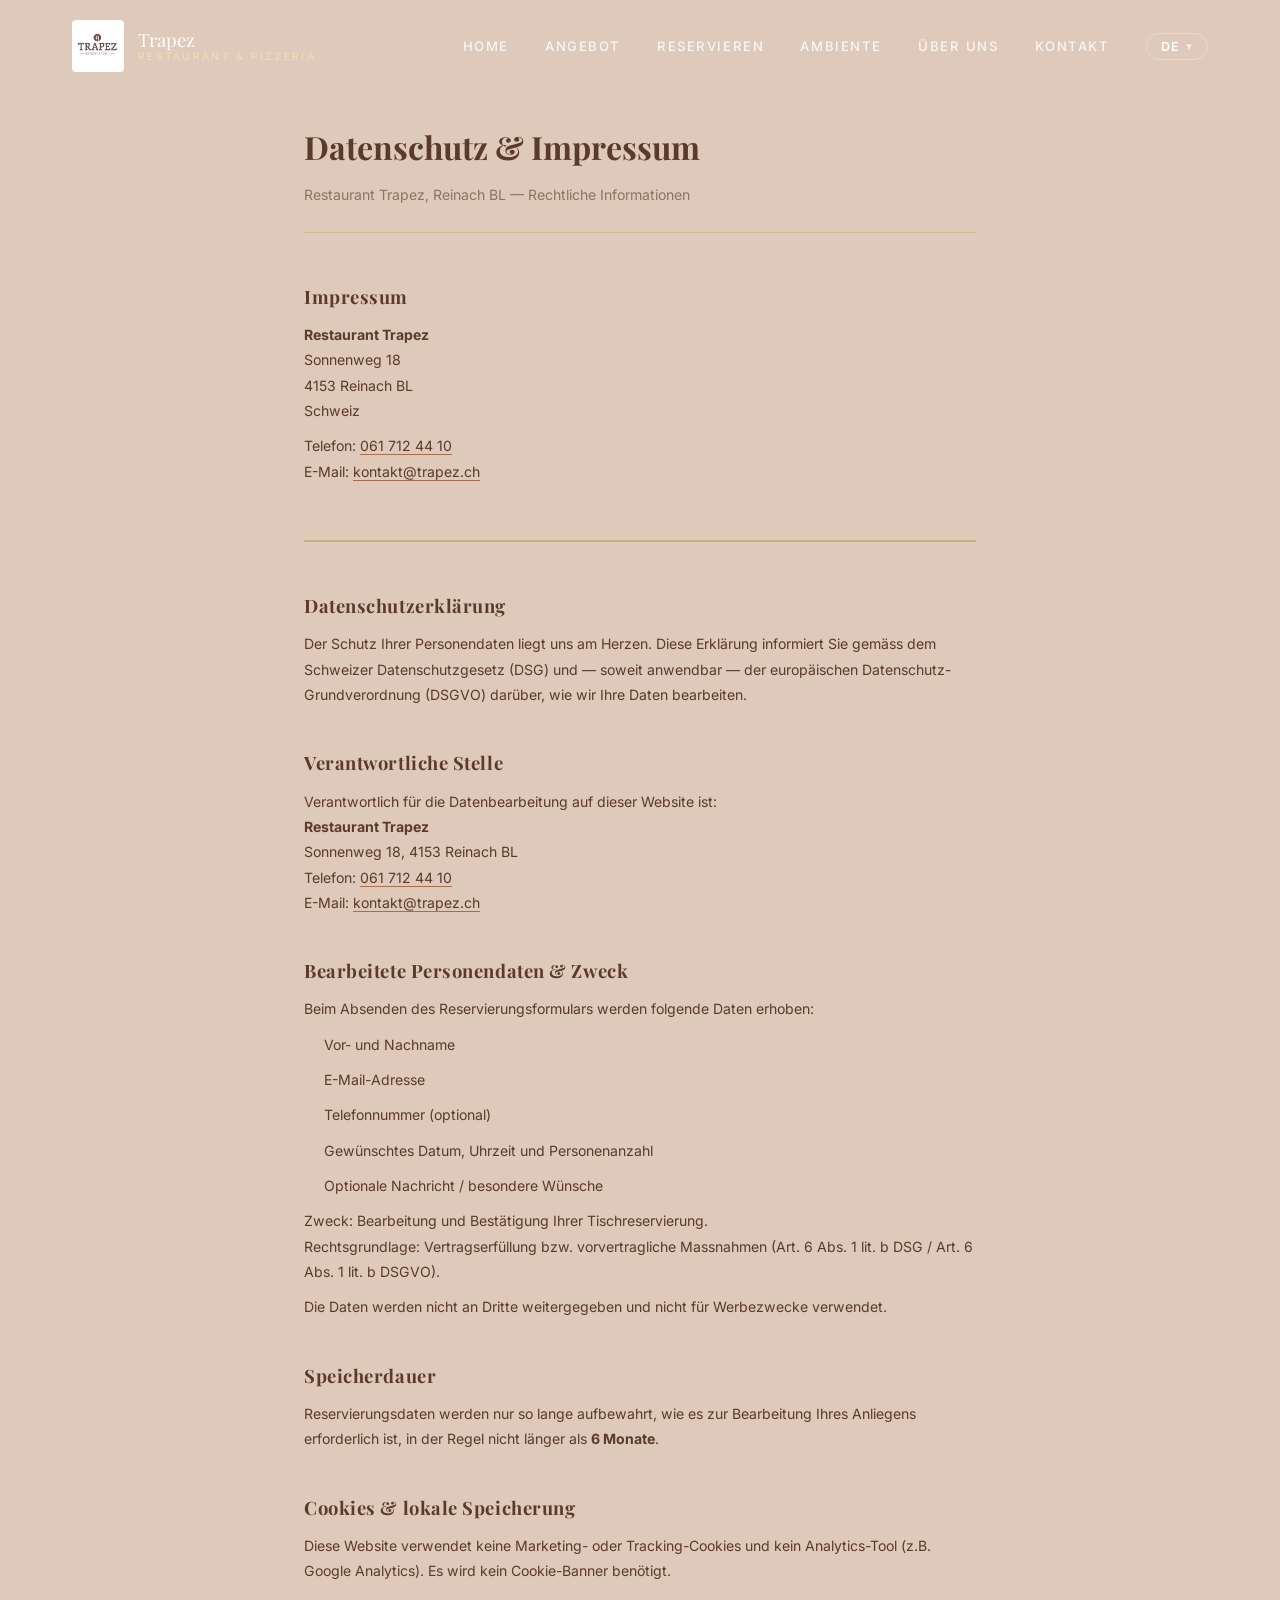
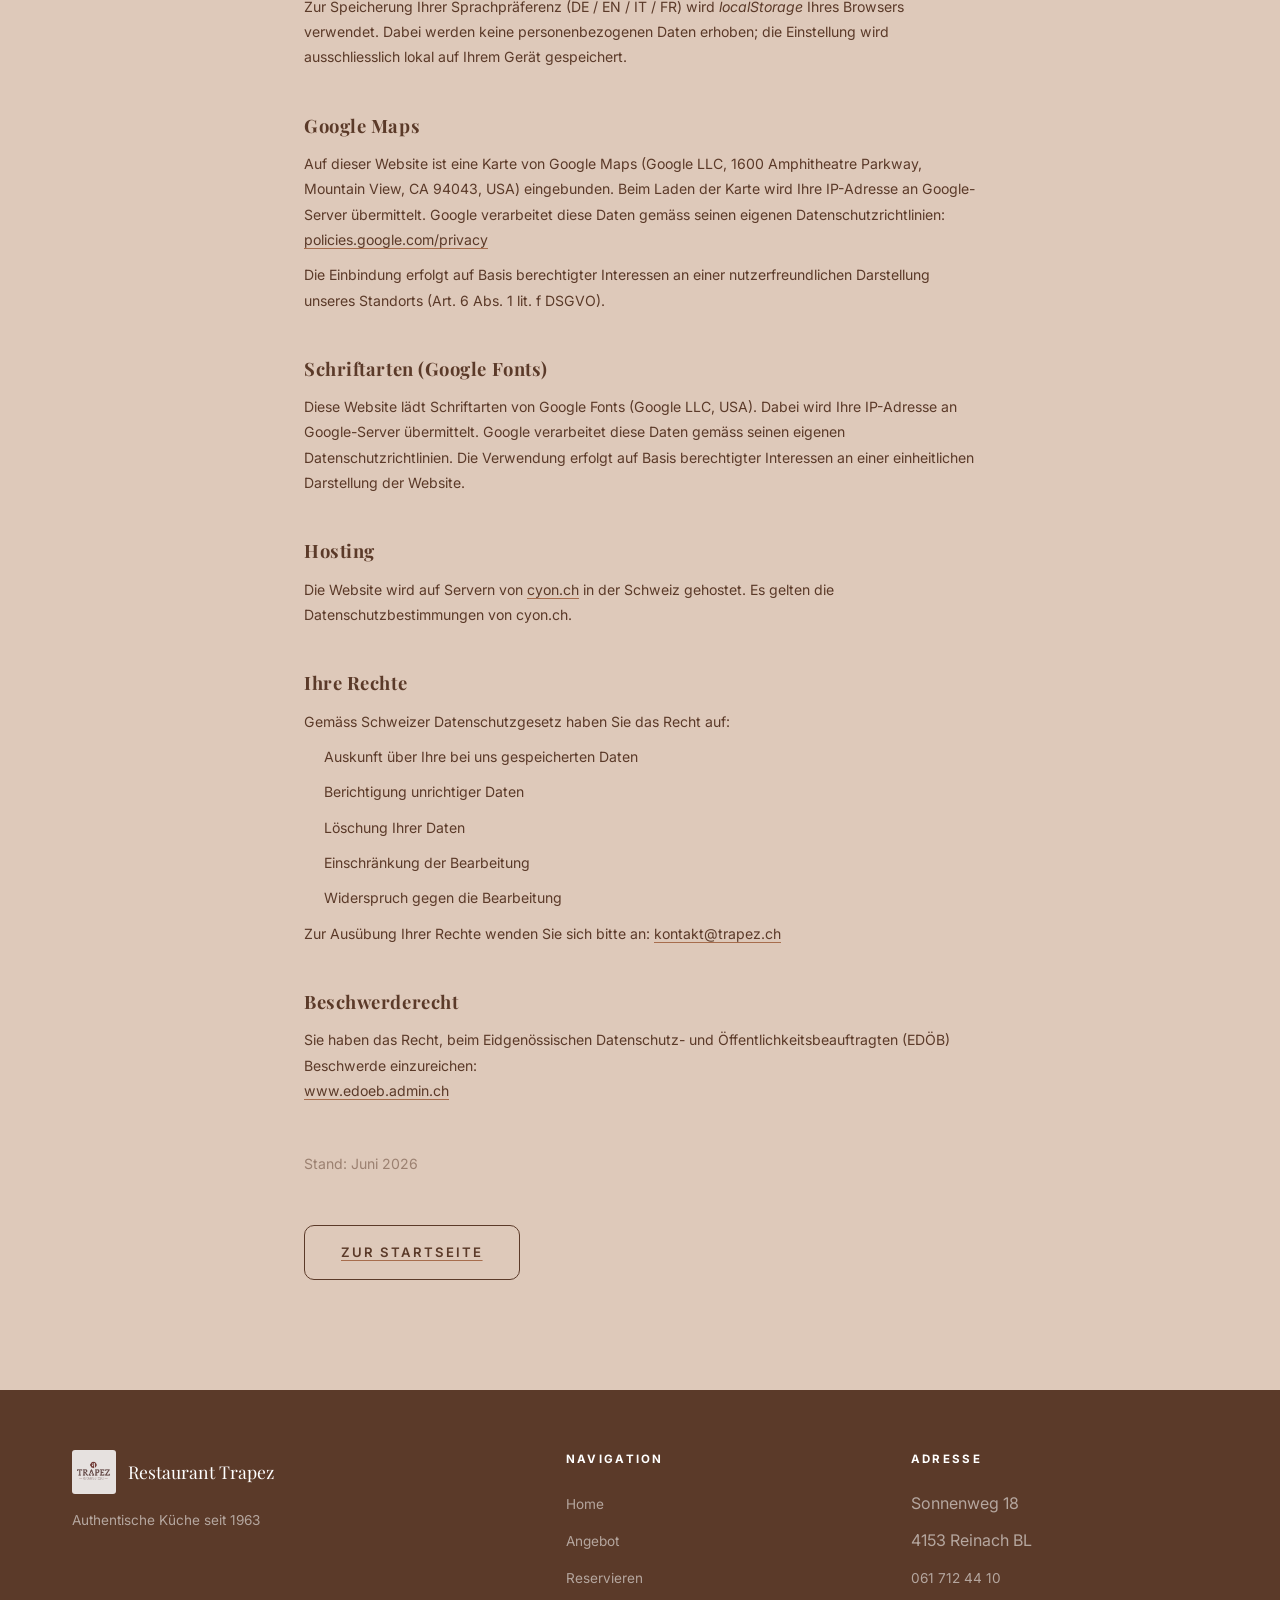
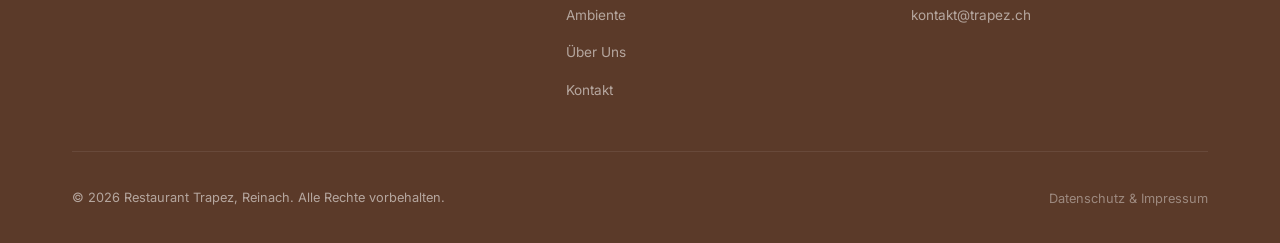
<file: privacy.html>
<!DOCTYPE html>
<html lang="de">
<head>
  <meta charset="UTF-8" />
  <meta name="viewport" content="width=device-width, initial-scale=1.0" />
  <title>Datenschutz &amp; Impressum | Restaurant Trapez</title>
  <meta name="robots" content="noindex, nofollow" />
  <link rel="icon" type="image/x-icon" href="assets/images/favicon.ico">
  <link rel="icon" type="image/png" sizes="32x32" href="assets/images/favicon-32x32.png">
  <link rel="preconnect" href="https://fonts.googleapis.com" />
  <link rel="preconnect" href="https://fonts.gstatic.com" crossorigin />
  <link href="https://fonts.googleapis.com/css2?family=Playfair+Display:ital,wght@0,400;0,500;0,700;1,400;1,500&family=Inter:wght@300;400;500;600;700&display=swap" rel="stylesheet" />
  <link rel="stylesheet" href="assets/css/style.css" />
  <style>
    /* ── Privacy page colour tokens ─────────────────────────── */
    :root {
      --privacy-bg:      #DEC9BA;
      --privacy-bg-alt:  #D0B9A8;
      --privacy-heading: #5B3A29;
      --privacy-text:    #5B3A29;
      --privacy-accent:  #A76D4D;
      --privacy-border:  #C2B280;
    }

    /* Override global dark background for this page only */
    body { background: var(--privacy-bg); }

    /* Keep navbar and footer dark — only main gets the light theme */
    main { background: var(--privacy-bg); }

    .privacy-content {
      max-width: 720px;
      margin: 0 auto;
      text-align: left;
      padding: 120px 24px 100px;
      animation: fadeInUp 0.7s 0.2s ease both;
    }
    .privacy-content h1 {
      font-family: var(--font-head);
      font-size: 2rem;
      color: var(--privacy-heading);
      margin-bottom: 8px;
    }
    .privacy-content .privacy-intro {
      font-size: 0.88rem;
      color: var(--privacy-text);
      opacity: 0.6;
      margin-bottom: 48px;
      border-bottom: 1px solid var(--privacy-border);
      padding-bottom: 24px;
    }
    .privacy-content h2 {
      font-family: var(--font-head);
      font-size: 1.15rem;
      color: var(--privacy-heading);
      margin: 40px 0 10px;
      letter-spacing: 0.03em;
    }
    .privacy-content h2:first-of-type { margin-top: 0; }
    .privacy-content p,
    .privacy-content li {
      font-size: 0.88rem;
      line-height: 1.8;
      color: var(--privacy-text);
      margin-bottom: 10px;
    }
    .privacy-content strong { color: var(--privacy-heading); }
    .privacy-content ul { padding-left: 20px; }

    /* Links: #5B3A29 → 6.33:1 on #DEC9BA — passes WCAG AA     */
    /* #A76D4D alone = 2.67:1 → fails; used only for hover line */
    .privacy-content a {
      color: var(--privacy-text);
      text-decoration: underline;
      text-decoration-color: var(--privacy-accent);
      text-underline-offset: 3px;
    }
    .privacy-content a:hover {
      color: var(--privacy-accent);
      text-decoration-color: var(--privacy-accent);
    }

    .privacy-divider {
      border: none;
      border-top: 2px solid var(--privacy-border);
      margin: 56px 0 48px;
    }
    .privacy-meta {
      margin-top: 48px;
      font-size: 0.78rem;
      color: var(--privacy-text);
      opacity: 0.5;
    }

    /* "Zur Startseite" btn on light bg */
    .privacy-content .btn-outline {
      color: var(--privacy-heading);
      border-color: var(--privacy-heading);
    }
    .privacy-content .btn-outline:hover {
      background: var(--privacy-heading);
      color: var(--privacy-bg);
    }
  </style>
</head>
<body>

<!-- =====================================================
     NAVIGATION
     ===================================================== -->
<nav id="navbar" role="navigation" aria-label="Hauptnavigation">
  <div class="nav-inner">

    <!-- Logo -->
    <a href="index.html" class="nav-logo" aria-label="Restaurant Trapez — Zur Startseite">
      <img src="assets/images/Trapez_v5.png" alt="Trapez Logo" width="1224" height="1224" />
      <div class="nav-logo-text">
        Trapez
        <span>Restaurant &amp; Pizzeria</span>
      </div>
    </a>

    <!-- Menu -->
    <ul class="nav-menu" id="nav-menu" role="menubar">
      <li role="none"><a class="nav-link" href="index.html#hero"        role="menuitem" data-i18n="nav.home">Home</a></li>
      <li role="none"><a class="nav-link" href="index.html#angebot"     role="menuitem" data-i18n="nav.angebot">Angebot</a></li>
      <li role="none"><a class="nav-link" href="index.html#reservieren" role="menuitem" data-i18n="nav.reservieren">Reservieren</a></li>
      <li role="none"><a class="nav-link" href="index.html#ambiente"    role="menuitem" data-i18n="nav.ambiente">Ambiente</a></li>
      <li role="none"><a class="nav-link" href="index.html#ueber-uns"   role="menuitem" data-i18n="nav.ueberUns">Über Uns</a></li>
      <li role="none"><a class="nav-link" href="index.html#kontakt"     role="menuitem" data-i18n="nav.kontakt">Kontakt</a></li>

      <!-- Language Dropdown -->
      <li role="none">
        <div class="lang-dropdown">
          <button id="lang-toggle" class="lang-toggle" aria-haspopup="listbox" aria-expanded="false" aria-label="Sprache wählen">
            <span id="current-lang-label">DE</span>
            <span class="lang-arrow">▾</span>
          </button>
          <ul class="lang-menu" role="listbox" id="lang-menu" aria-label="Sprache wählen">
            <li role="option" class="lang-option active" data-lang="de">Deutsch</li>
            <li role="option" class="lang-option" data-lang="en">English</li>
            <li role="option" class="lang-option" data-lang="it">Italiano</li>
            <li role="option" class="lang-option" data-lang="fr">Français</li>
          </ul>
        </div>
      </li>
    </ul>

    <!-- Hamburger (mobile) -->
    <button id="nav-hamburger" class="nav-hamburger" aria-label="Menü öffnen" aria-expanded="false">
      <span></span><span></span><span></span>
    </button>
  </div>
</nav>

<!-- =====================================================
     CONTENT
     ===================================================== -->
<main>
  <div class="privacy-content">

    <h1 data-i18n="privacy.title">Impressum &amp; Datenschutz</h1>
    <p class="privacy-intro" data-i18n="privacy.intro">Restaurant Trapez, Reinach BL — Rechtliche Informationen</p>

    <!-- IMPRESSUM -->
    <h2 id="impressum" data-i18n="privacy.legal.title">Impressum</h2>
    <p data-i18n-html="privacy.legal.company">
      <strong>Restaurant Trapez</strong><br />
      Sonnenweg 18<br />
      4153 Reinach BL<br />
      Schweiz
    </p>
    <p data-i18n-html="privacy.legal.contact">
      Telefon: <a href="tel:+41617124410">061 712 44 10</a><br />
      E-Mail: <a href="mailto:kontakt@trapez.ch">kontakt@trapez.ch</a>
    </p>

    <hr class="privacy-divider" />

    <!-- DATENSCHUTZ -->
    <h2 id="datenschutz" data-i18n="privacy.data.title">Datenschutzerklärung</h2>
    <p data-i18n="privacy.data.intro">
      Der Schutz Ihrer Personendaten liegt uns am Herzen. Diese Erklärung informiert Sie gemäss
      dem Schweizer Datenschutzgesetz (DSG) und — soweit anwendbar — der europäischen
      Datenschutz-Grundverordnung (DSGVO) darüber, wie wir Ihre Daten bearbeiten.
    </p>

    <h2 data-i18n="privacy.data.responsible.title">Verantwortliche Stelle</h2>
    <p data-i18n-html="privacy.data.responsible.body">
      Verantwortlich für die Datenbearbeitung auf dieser Website ist:<br />
      <strong>Restaurant Trapez</strong><br />
      Sonnenweg 18, 4153 Reinach BL<br />
      Telefon: <a href="tel:+41617124410">061 712 44 10</a><br />
      E-Mail: <a href="mailto:kontakt@trapez.ch">kontakt@trapez.ch</a>
    </p>

    <h2 data-i18n="privacy.data.collected.title">Bearbeitete Personendaten &amp; Zweck</h2>
    <p data-i18n="privacy.data.collected.intro">Beim Absenden des Reservierungsformulars werden folgende Daten erhoben:</p>
    <ul data-i18n-html="privacy.data.collected.list">
      <li>Vor- und Nachname</li>
      <li>E-Mail-Adresse</li>
      <li>Telefonnummer (optional)</li>
      <li>Gewünschtes Datum, Uhrzeit und Personenanzahl</li>
      <li>Optionale Nachricht / besondere Wünsche</li>
    </ul>
    <p data-i18n-html="privacy.data.collected.purpose">
      Zweck: Bearbeitung und Bestätigung Ihrer Tischreservierung.<br />
      Rechtsgrundlage: Vertragserfüllung bzw. vorvertragliche Massnahmen (Art. 6 Abs. 1 lit. b DSG / Art. 6 Abs. 1 lit. b DSGVO).
    </p>
    <p data-i18n="privacy.data.collected.noShare">
      Die Daten werden nicht an Dritte weitergegeben und nicht für Werbezwecke verwendet.
    </p>

    <h2 data-i18n="privacy.data.retention.title">Speicherdauer</h2>
    <p data-i18n-html="privacy.data.retention.body">
      Reservierungsdaten werden nur so lange aufbewahrt, wie es zur Bearbeitung Ihres Anliegens
      erforderlich ist, in der Regel nicht länger als <strong>6 Monate</strong>.
    </p>

    <h2 data-i18n="privacy.data.cookies.title">Cookies &amp; lokale Speicherung</h2>
    <p data-i18n="privacy.data.cookies.body1">
      Diese Website verwendet keine Marketing- oder Tracking-Cookies und kein Analytics-Tool
      (z.B. Google Analytics). Es wird kein Cookie-Banner benötigt.
    </p>
    <p data-i18n-html="privacy.data.cookies.body2">
      Zur Speicherung Ihrer Sprachpräferenz (DE / EN / IT / FR) wird <em>localStorage</em>
      Ihres Browsers verwendet. Dabei werden keine personenbezogenen Daten erhoben;
      die Einstellung wird ausschliesslich lokal auf Ihrem Gerät gespeichert.
    </p>

    <h2 data-i18n="privacy.data.maps.title">Google Maps</h2>
    <p data-i18n-html="privacy.data.maps.body1">
      Auf dieser Website ist eine Karte von Google Maps (Google LLC, 1600 Amphitheatre Parkway,
      Mountain View, CA 94043, USA) eingebunden. Beim Laden der Karte wird Ihre IP-Adresse an
      Google-Server übermittelt. Google verarbeitet diese Daten gemäss seinen eigenen
      Datenschutzrichtlinien:<br />
      <a href="https://policies.google.com/privacy" target="_blank" rel="noopener noreferrer">policies.google.com/privacy</a>
    </p>
    <p data-i18n="privacy.data.maps.body2">
      Die Einbindung erfolgt auf Basis berechtigter Interessen an einer nutzerfreundlichen
      Darstellung unseres Standorts (Art. 6 Abs. 1 lit. f DSGVO).
    </p>

    <h2 data-i18n="privacy.data.fonts.title">Schriftarten (Google Fonts)</h2>
    <p data-i18n="privacy.data.fonts.body">
      Diese Website lädt Schriftarten von Google Fonts (Google LLC, USA). Dabei wird Ihre
      IP-Adresse an Google-Server übermittelt. Google verarbeitet diese Daten gemäss seinen
      eigenen Datenschutzrichtlinien. Die Verwendung erfolgt auf Basis berechtigter Interessen
      an einer einheitlichen Darstellung der Website.
    </p>

    <h2 data-i18n="privacy.data.hosting.title">Hosting</h2>
    <p data-i18n-html="privacy.data.hosting.body">
      Die Website wird auf Servern von
      <a href="https://www.cyon.ch" target="_blank" rel="noopener">cyon.ch</a>
      in der Schweiz gehostet. Es gelten die Datenschutzbestimmungen von cyon.ch.
    </p>

    <h2 data-i18n="privacy.data.rights.title">Ihre Rechte</h2>
    <p data-i18n="privacy.data.rights.intro">Gemäss Schweizer Datenschutzgesetz haben Sie das Recht auf:</p>
    <ul data-i18n-html="privacy.data.rights.list">
      <li>Auskunft über Ihre bei uns gespeicherten Daten</li>
      <li>Berichtigung unrichtiger Daten</li>
      <li>Löschung Ihrer Daten</li>
      <li>Einschränkung der Bearbeitung</li>
      <li>Widerspruch gegen die Bearbeitung</li>
    </ul>
    <p data-i18n-html="privacy.data.rights.contact">
      Zur Ausübung Ihrer Rechte wenden Sie sich bitte an:
      <a href="mailto:kontakt@trapez.ch">kontakt@trapez.ch</a>
    </p>

    <h2 data-i18n="privacy.data.complaint.title">Beschwerderecht</h2>
    <p data-i18n-html="privacy.data.complaint.body">
      Sie haben das Recht, beim Eidgenössischen Datenschutz- und Öffentlichkeitsbeauftragten
      (EDÖB) Beschwerde einzureichen:<br />
      <a href="https://www.edoeb.admin.ch" target="_blank" rel="noopener noreferrer">www.edoeb.admin.ch</a>
    </p>

    <p class="privacy-meta" data-i18n="privacy.meta">Stand: Juni 2026</p>

    <p style="margin-top:48px;">
      <a href="index.html" class="btn btn-outline" data-i18n="privacy.backBtn">Zur Startseite</a>
    </p>

  </div>
</main>

<!-- =====================================================
     FOOTER
     ===================================================== -->
<footer role="contentinfo">
  <div class="container">
    <div class="footer-inner">

      <!-- Brand -->
      <div class="footer-brand">
        <div class="footer-logo">
          <img src="assets/images/Trapez_v5.png" alt="Trapez Logo" width="1224" height="1224" />
          <span class="footer-logo-name">Restaurant Trapez</span>
        </div>
        <p class="footer-tagline" data-i18n="footer.tagline">
          Authentische Küche seit 1963
        </p>
      </div>

      <!-- Quick Links -->
      <div>
        <div class="footer-col-title" data-i18n="footer.nav.title">Navigation</div>
        <ul class="footer-links">
          <li><a href="index.html#hero" data-i18n="nav.home">Home</a></li>
          <li><a href="index.html#angebot" data-i18n="nav.angebot">Angebot</a></li>
          <li><a href="index.html#reservieren" data-i18n="nav.reservieren">Reservieren</a></li>
          <li><a href="index.html#ambiente" data-i18n="nav.ambiente">Ambiente</a></li>
          <li><a href="index.html#ueber-uns" data-i18n="nav.ueberUns">Über Uns</a></li>
          <li><a href="index.html#kontakt" data-i18n="nav.kontakt">Kontakt</a></li>
        </ul>
      </div>

      <!-- Contact mini -->
      <div>
        <div class="footer-col-title" data-i18n="footer.address.title">Adresse</div>
        <ul class="footer-links">
          <li>Sonnenweg 18</li>
          <li>4153 Reinach BL</li>
          <li><a href="tel:+41617124410">061 712 44 10</a></li>
          <li><a href="mailto:kontakt@trapez.ch">kontakt@trapez.ch</a></li>
        </ul>
      </div>
    </div>

    <div class="footer-bottom">
      <p class="footer-copy" data-i18n="footer.copyright">
        © 2026 Restaurant Trapez, Reinach. Alle Rechte vorbehalten.
      </p>
      <div class="footer-legal">
        <a href="privacy.html" data-i18n="footer.legal">Impressum &amp; Datenschutz</a>
      </div>
    </div>
  </div>
</footer>

<!-- Scripts -->
<script src="assets/js/i18n.js" defer></script>
<script src="assets/js/main.js" defer></script>

</body>
</html>
</file>
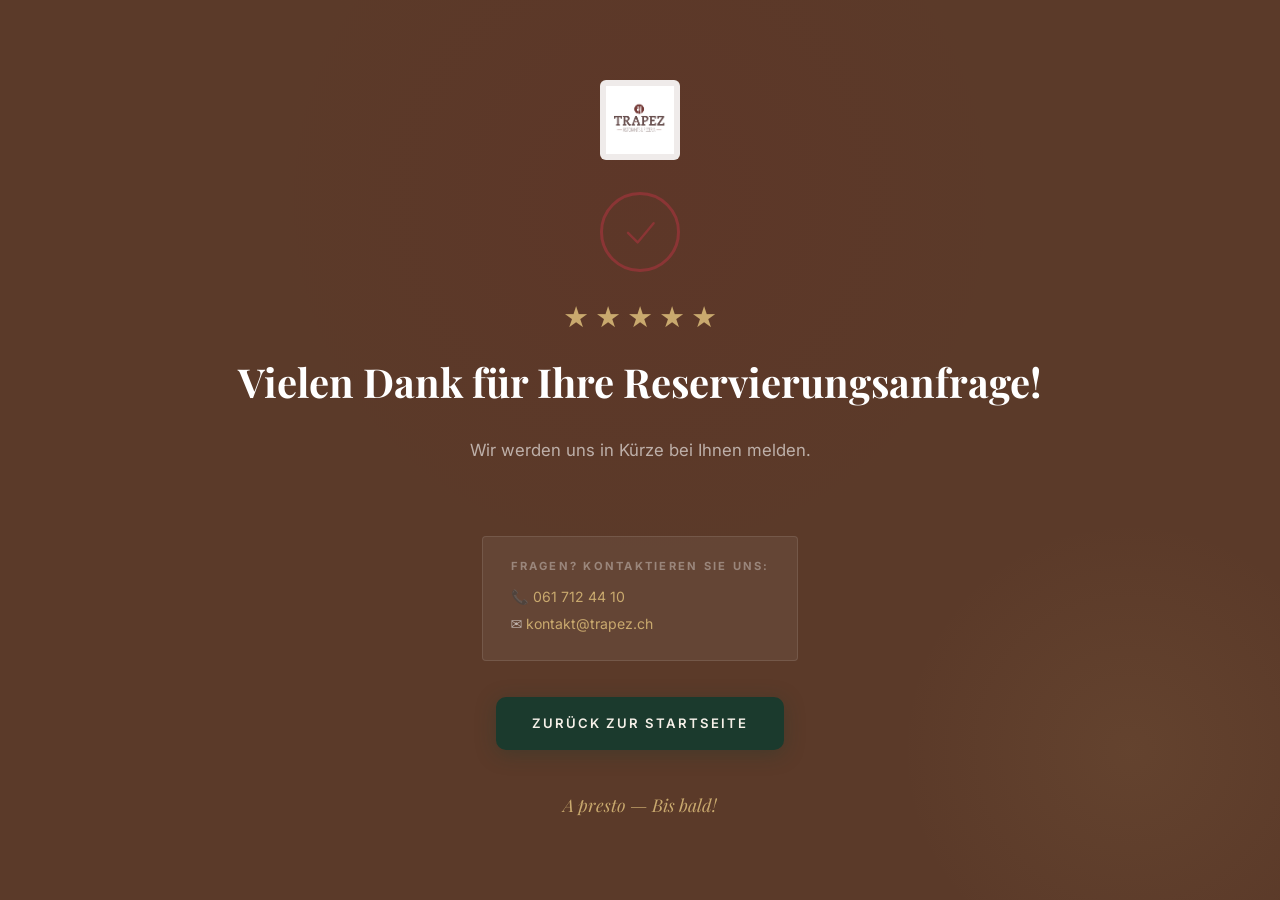
<file: thank-you.html>
<!DOCTYPE html>
<html lang="de">
<head>
  <meta charset="UTF-8" />
  <meta name="viewport" content="width=device-width, initial-scale=1.0" />
  <title>Danke für Ihre Reservierung | Restaurant Trapez</title>
  <meta name="robots" content="noindex, nofollow" />
  <link rel="icon" type="image/x-icon" href="assets/images/favicon.ico">
  <link rel="icon" type="image/png" sizes="32x32" href="assets/images/favicon-32x32.png">
  <link rel="preconnect" href="https://fonts.googleapis.com" />
  <link rel="preconnect" href="https://fonts.gstatic.com" crossorigin />
  <link href="https://fonts.googleapis.com/css2?family=Playfair+Display:ital,wght@0,400;0,500;0,700;1,400&family=Inter:wght@300;400;500;600;700&display=swap" rel="stylesheet" />
  <link rel="stylesheet" href="assets/css/style.css" />
  <script src="assets/js/i18n.js" defer></script>
  <style>
    /* Stars animation */
    .stars {
      display: flex;
      justify-content: center;
      gap: 6px;
      font-size: 1.6rem;
      color: var(--gold);
      margin-bottom: 8px;
    }
    .stars span {
      display: inline-block;
      animation: starPop 0.4s ease both;
    }
    .stars span:nth-child(1) { animation-delay: 0.8s; }
    .stars span:nth-child(2) { animation-delay: 0.95s; }
    .stars span:nth-child(3) { animation-delay: 1.1s; }
    .stars span:nth-child(4) { animation-delay: 1.25s; }
    .stars span:nth-child(5) { animation-delay: 1.4s; }
    @keyframes starPop {
      from { transform: scale(0) rotate(-30deg); opacity: 0; }
      to   { transform: scale(1) rotate(0deg); opacity: 1; }
    }
    /* Contact mini box */
    .ty-contact {
      background: rgba(255,255,255,0.06);
      border: 1px solid rgba(255,255,255,0.1);
      border-radius: 4px;
      padding: 20px 28px;
      margin-top: 32px;
      display: inline-block;
      text-align: left;
      animation: fadeInUp 0.8s 1.1s ease both;
    }
    .ty-contact p {
      font-size: 0.88rem;
      color: rgba(255,255,255,0.6);
      margin: 4px 0;
    }
    .ty-contact a { color: var(--gold); }
    .ty-contact strong {
      font-size: 0.7rem;
      letter-spacing: 0.2em;
      text-transform: uppercase;
      color: rgba(255,255,255,0.35);
      display: block;
      margin-bottom: 8px;
    }
    .ornament-ty {
      font-family: var(--font-head);
      font-size: 1.1rem;
      font-style: italic;
      color: var(--gold);
      opacity: 0.7;
      animation: fadeIn 1s 1.5s ease both;
    }
  </style>
</head>
<body>
  <main class="special-page">

    <!-- Decorative BG circle -->
    <div aria-hidden="true" style="
      position:absolute;
      bottom:-100px;right:-100px;
      width:500px;height:500px;
      background:radial-gradient(circle,rgba(201,169,110,0.08) 0%,transparent 65%);
      pointer-events:none;
    "></div>

    <!-- Logo -->
    <a href="index.html" aria-label="Zurück zur Startseite">
      <img src="assets/images/Trapez_v5.png" alt="Restaurant Trapez" class="special-page-logo" width="1224" height="1224" />
    </a>

    <!-- Checkmark animation -->
    <div class="checkmark-circle" role="img" aria-label="Bestätigung">
      <svg viewBox="0 0 50 50" aria-hidden="true">
        <path d="M10 26 L22 38 L42 14" />
      </svg>
    </div>

    <!-- Stars -->
    <div class="stars" aria-hidden="true">
      <span>★</span><span>★</span><span>★</span><span>★</span><span>★</span>
    </div>

    <h1 class="special-page-title" id="ty-title" data-i18n="thankyou.title">Vielen Dank für Ihre Reservierungsanfrage!</h1>

    <p class="special-page-text" id="ty-text" data-i18n="thankyou.text">
      Wir werden uns in Kürze bei Ihnen melden.
    </p>

    <!-- Contact box -->
    <div class="ty-contact">
      <strong id="ty-contact-label" data-i18n="thankyou.contactLabel">Fragen? Kontaktieren Sie uns:</strong>
      <p>📞 <a href="tel:+41617124410">061 712 44 10</a></p>
      <p>✉ <a href="mailto:kontakt@trapez.ch">kontakt@trapez.ch</a></p>
    </div>

    <!-- CTA back -->
    <div class="special-page-btn" style="margin-top:36px;">
      <a href="index.html" class="btn btn-primary" id="ty-btn" data-i18n="thankyou.btn">Zurück zur Startseite</a>
    </div>

    <p class="ornament-ty" id="ty-ornament" data-i18n="thankyou.ornament" style="margin-top:40px;">A presto — Bis bald!</p>

  </main>
</body>
</html>
</file>
<file: assets/css/style.css>
/* ============================================================
   TRAPEZ RESTAURANT — MAIN STYLESHEET
   Color Palette:
     --bg:           #DEC9BA  (Warm Tan – light section background)
     --card-bg:      #6B2424  (Deep Burgundy – cards / radium boxes)
     --effect-dark:  #5C1A1A  (Dark Burgundy – hover/active/shadow)
     --effect-light: #F0DDB4  (Warm Cream – subtle effects/glow)
     --text:         #1E0A0A  (Very Dark Warm – main text on ivory)
   Fonts: Playfair Display (headings), Inter (body)
   ============================================================ */

/* --- RESET & BASE ------------------------------------------ */
*, *::before, *::after { box-sizing: border-box; margin: 0; padding: 0; }

:root {
  --primary:      #6B2424;
  --secondary:    #7B3535;
  --bg:           #DEC9BA;
  --bg-alt:       #D0B9A8;
  --text:         #1E0A0A;
  --accent:       #8B3535;
  --white:        #FFFFFF;
  --dark:         #5B3A29;
  --gold:         #C9A96E;
  --color-gold-readable: #5E4F34; /* darkened --gold, 4.98:1 on --bg #DEC9BA — use for gold text on light sections */
  --green:        #1B3A2D;
  --creme:        #F5F0E8;
  --hover:        #5C1A1A;
  --overlay:      rgba(91, 58, 41, 0.65);
  --card-bg:      #6B2424;
  --effect-dark:  #5C1A1A;
  --effect-light: #F0DDB4;
  --radius:    10px;
  --transition: 0.4s cubic-bezier(0.25, 0.46, 0.45, 0.94);
  --shadow:    0 8px 40px rgba(107,36,36,0.28);
  --shadow-lg: 0 24px 64px rgba(107,36,36,0.45);
  --font-head: 'Playfair Display', Georgia, serif;
  --font-body: 'Inter', system-ui, sans-serif;
}

html { scroll-behavior: smooth; font-size: 16px; }

body {
  font-family: var(--font-body);
  color: var(--text);
  background: var(--bg);
  overflow-x: hidden;
  line-height: 1.7;
}

img { display: block; max-width: 100%; height: auto; }
a { color: inherit; text-decoration: none; }
ul { list-style: none; }
button { cursor: pointer; border: none; background: none; font-family: inherit; }

.section-padding { padding: 100px 0; }
.container { max-width: 1200px; margin: 0 auto; padding: 0 32px; }

.section-header { text-align: center; margin-bottom: 64px; }
.section-label {
  font-family: var(--font-body);
  font-size: 0.75rem;
  font-weight: 600;
  letter-spacing: 0.25em;
  text-transform: uppercase;
  color: var(--secondary);
  display: block;
  margin-bottom: 16px;
}
.section-title {
  font-family: var(--font-head);
  font-size: clamp(2rem, 4vw, 3rem);
  color: var(--dark);
  line-height: 1.2;
  margin-bottom: 16px;
}
.section-subtitle {
  font-size: 1.05rem;
  color: var(--primary);
  max-width: 600px;
  margin: 0 auto;
}

/* Decorative divider */
.divider {
  width: 60px;
  height: 2px;
  background: var(--secondary);
  margin: 20px auto 0;
}

/* --- NAVIGATION -------------------------------------------- */
#navbar {
  position: fixed;
  top: 0;
  left: 0;
  right: 0;
  z-index: 1000;
  padding: 20px 0;
  transition: background var(--transition), padding var(--transition), box-shadow var(--transition);
}

#navbar.scrolled {
  background: rgba(91, 58, 41, 0.97);
  backdrop-filter: blur(16px);
  padding: 14px 0;
  box-shadow: 0 4px 30px rgba(0,0,0,0.3);
}

.nav-inner {
  display: flex;
  align-items: center;
  justify-content: space-between;
  max-width: 1200px;
  margin: 0 auto;
  padding: 0 32px;
}

.nav-logo {
  display: flex;
  align-items: center;
  gap: 14px;
  flex-shrink: 0;
}
.nav-logo img {
  width: 52px;
  height: auto;
}
.nav-logo-text {
  font-family: var(--font-head);
  font-size: 1.15rem;
  color: var(--white);
  line-height: 1.2;
}
.nav-logo-text span {
  display: block;
  font-family: var(--font-body);
  font-size: 0.65rem;
  letter-spacing: 0.22em;
  text-transform: uppercase;
  color: var(--effect-light);
  font-weight: 400;
}

.nav-menu {
  display: flex;
  align-items: center;
  gap: 36px;
}

.nav-link {
  font-family: var(--font-body);
  font-size: 0.82rem;
  font-weight: 500;
  letter-spacing: 0.12em;
  text-transform: uppercase;
  color: rgba(255,255,255,0.82);
  position: relative;
  padding-bottom: 4px;
  transition: color var(--transition);
}
.nav-link::after {
  content: '';
  position: absolute;
  bottom: 0;
  left: 0;
  width: 0;
  height: 1px;
  background: var(--effect-light);
  transition: width var(--transition);
}
.nav-link:hover,
.nav-link.active {
  color: var(--white);
}
.nav-link:hover::after,
.nav-link.active::after { width: 100%; }

/* Angebot dropdown */
.nav-dropdown {
  position: relative;
}

.nav-dropdown-toggle {
  display: flex;
  align-items: center;
  gap: 4px;
}

.nav-dropdown-arrow {
  font-size: 0.7rem;
  opacity: 0.7;
  transition: transform 0.25s ease;
}

.nav-dropdown:hover .nav-dropdown-arrow,
.nav-dropdown:focus-within .nav-dropdown-arrow,
.nav-dropdown.open .nav-dropdown-arrow {
  transform: rotate(180deg);
}

.nav-dropdown-menu {
  position: absolute;
  top: calc(100% + 8px);
  left: 0;
  background: var(--green);
  border-radius: var(--radius);
  padding: 6px;
  min-width: 190px;
  opacity: 0;
  visibility: hidden;
  transform: translateY(-8px);
  transition: opacity 0.2s ease, transform 0.2s ease, visibility 0.2s;
  z-index: 1100;
  box-shadow: var(--shadow-lg);
}

.nav-dropdown:hover .nav-dropdown-menu,
.nav-dropdown:focus-within .nav-dropdown-menu,
.nav-dropdown.open .nav-dropdown-menu {
  opacity: 1;
  visibility: visible;
  transform: translateY(0);
}

/* Forces the dropdown shut right after a submenu link is clicked, overriding
   :hover/:focus-within which would otherwise keep it open until the mouse leaves. */
.nav-dropdown.force-closed .nav-dropdown-menu {
  opacity: 0;
  visibility: hidden;
  transform: translateY(-8px);
}

.nav-dropdown-link {
  display: block;
  padding: 10px 14px;
  font-size: 0.82rem;
  font-weight: 500;
  color: var(--creme);
  border-radius: 8px;
  transition: background 0.2s;
}
.nav-dropdown-link:hover {
  background: rgba(255,255,255,0.1);
}

/* Language dropdown */
.lang-dropdown {
  position: relative;
}

.lang-toggle {
  display: flex;
  align-items: center;
  gap: 6px;
  border: 1px solid rgba(255,255,255,0.3);
  border-radius: 20px;
  padding: 5px 14px;
  font-size: 0.78rem;
  font-weight: 600;
  letter-spacing: 0.1em;
  color: var(--white);
  transition: var(--transition);
  cursor: pointer;
}
.lang-toggle:hover {
  border-color: var(--effect-light);
  color: var(--effect-light);
}
.lang-arrow {
  font-size: 0.7rem;
  opacity: 0.7;
  transition: transform 0.3s ease;
}
.lang-toggle[aria-expanded="true"] .lang-arrow {
  transform: rotate(180deg);
}

.lang-menu {
  position: absolute;
  top: calc(100% + 8px);
  right: 0;
  background: rgba(91, 58, 41, 0.97);
  backdrop-filter: blur(16px);
  border: 1px solid rgba(201,169,110,0.2);
  border-radius: 12px;
  padding: 6px;
  min-width: 150px;
  opacity: 0;
  visibility: hidden;
  transform: translateY(-8px);
  transition: opacity 0.25s ease, transform 0.25s ease, visibility 0.25s;
  z-index: 1100;
  box-shadow: 0 16px 48px rgba(0,0,0,0.5);
}
.lang-menu.open {
  opacity: 1;
  visibility: visible;
  transform: translateY(0);
}

.lang-option {
  display: flex;
  align-items: center;
  gap: 10px;
  padding: 10px 14px;
  font-size: 0.85rem;
  font-weight: 500;
  color: rgba(255,255,255,0.75);
  border-radius: 8px;
  cursor: pointer;
  transition: background 0.2s, color 0.2s;
}
.lang-option:hover {
  background: rgba(228,213,180,0.12);
  color: var(--effect-light);
}
.lang-option.active {
  color: var(--effect-light);
  background: rgba(228,213,180,0.08);
  font-weight: 700;
}

/* Hamburger */
.nav-hamburger {
  display: none;
  flex-direction: column;
  align-items: center;
  justify-content: center;
  flex-shrink: 0;
  gap: 5px;
  width: 44px;
  height: 44px;
  padding: 0;
  cursor: pointer;
  touch-action: manipulation;
  -webkit-tap-highlight-color: transparent;
  user-select: none;
  -webkit-user-select: none;
}
.nav-hamburger span {
  display: block;
  width: 24px;
  height: 2px;
  background: var(--white);
  transition: var(--transition);
  transform-origin: center;
}
.nav-hamburger.open span:nth-child(1) { transform: rotate(45deg) translate(5px, 5px); }
.nav-hamburger.open span:nth-child(2) { opacity: 0; transform: translateX(-10px); }
.nav-hamburger.open span:nth-child(3) { transform: rotate(-45deg) translate(5px, -5px); }

/* Mobile nav */
@media (max-width: 900px) {
  .nav-hamburger { display: flex; }
  .nav-menu {
    position: fixed;
    top: 0;
    right: -100%;
    width: min(360px, 90vw);
    height: 100vh;
    height: 100dvh;
    background: rgba(91, 58, 41, 0.98);
    backdrop-filter: blur(20px);
    flex-direction: column;
    align-items: flex-start;
    justify-content: center;
    gap: 28px;
    padding: 80px 48px;
    transition: right var(--transition);
    box-shadow: -8px 0 40px rgba(0,0,0,0.4);
  }
  .nav-menu.open { right: 0; }
  .nav-menu { overflow-y: auto; }
  .nav-link { font-size: 1rem; color: rgba(255,255,255,0.85); }
  .lang-dropdown { margin-top: 16px; }
  .lang-menu {
    position: absolute;
    top: calc(100% + 8px);
    right: auto;
    left: 0;
    bottom: auto;
    width: auto;
    min-width: 160px;
    max-width: 200px;
    max-height: 50vh;
    overflow-y: auto;
    padding: 0.5rem;
  }
  .lang-option {
    padding: 0.6rem 1rem;
    font-size: 0.9rem;
  }

  /* Angebot dropdown — accordion style on mobile */
  .nav-dropdown { width: 100%; }
  .nav-dropdown-menu {
    position: static;
    display: block;
    opacity: 1;
    visibility: visible;
    transform: none;
    max-height: 0;
    overflow: hidden;
    min-width: 0;
    padding: 0;
    margin-top: 0;
    background: transparent;
    box-shadow: none;
    transition: max-height 0.3s ease, margin-top 0.3s ease;
  }
  .nav-dropdown.open .nav-dropdown-menu {
    max-height: 320px;
    margin-top: 14px;
  }
  .nav-dropdown-link {
    padding: 12px 0 12px 1.5rem;
    font-size: 0.88rem;
    color: rgba(255,255,255,0.85);
    border-radius: 0;
    border-top: 1px solid rgba(255,255,255,0.14);
  }
  .nav-dropdown-link:first-child { border-top: none; }
  .nav-dropdown-link:hover { background: rgba(255,255,255,0.06); }
}

/* --- HERO SECTION ------------------------------------------ */
#hero {
  position: relative;
  height: 100vh;
  min-height: 600px;
  display: flex;
  align-items: center;
  justify-content: center;
  overflow: hidden;
  background: var(--dark);
}

.hero-slideshow {
  position: absolute;
  inset: 0;
  overflow: hidden;
}

.hero-slide {
  position: absolute;
  inset: 0;
  background-size: cover;
  background-position: center;
  opacity: 0;
  transition: opacity 1.2s ease;
  will-change: transform;
}

.hero-slide.active {
  opacity: 1;
  animation: kenBurns1 6s ease-in-out forwards;
}

.hero-slide:nth-child(even).active {
  animation-name: kenBurns2;
}

@keyframes kenBurns1 {
  0%   { transform: scale(1)    translate(0, 0); }
  100% { transform: scale(1.12) translate(-1%, 0.5%); }
}

@keyframes kenBurns2 {
  0%   { transform: scale(1)    translate(0, 0); }
  100% { transform: scale(1.12) translate(1%, -0.5%); }
}

.hero-overlay {
  position: absolute;
  inset: 0;
  z-index: 1;
  background: linear-gradient(
    to bottom,
    rgba(91,58,41,0.5) 0%,
    rgba(91,58,41,0.35) 40%,
    rgba(91,58,41,0.65) 100%
  );
}

@media (prefers-reduced-motion: reduce) {
  .hero-slide.active { animation: none; }
}

@media (max-width: 768px) {
  .hero-slide.active { animation: none; }
}

.hero-content {
  position: relative;
  z-index: 2;
  text-align: center;
  padding: 0 24px;
  max-width: 860px;
}

.hero-label {
  font-size: 0.75rem;
  letter-spacing: 0.35em;
  text-transform: uppercase;
  color: var(--effect-light);
  font-weight: 600;
  margin-bottom: 20px;
  animation: fadeInUp 0.8s 0.2s ease both;
}

.hero-title {
  font-family: var(--font-head);
  font-size: clamp(2.4rem, 6vw, 5rem);
  color: var(--white);
  line-height: 1.15;
  margin-bottom: 44px;
  animation: fadeInUp 0.8s 0.4s ease both;
}
.hero-title em {
  font-style: italic;
  color: var(--effect-light);
}

.hero-buttons {
  display: flex;
  align-items: center;
  justify-content: center;
  gap: 16px;
  flex-wrap: wrap;
  animation: fadeInUp 0.8s 0.8s ease both;
}

/* --- INFO BAR (below hero) ---------------------------------- */
.info-bar {
  background-color: var(--primary);
  display: flex;
  justify-content: center;
  align-items: center;
  gap: 2rem;
  padding: 1rem 2rem;
  flex-wrap: wrap;
}

.info-bar-item {
  display: flex;
  flex-direction: column;
  align-items: center;
  text-align: center;
}

.info-bar-label {
  font-size: 0.65rem;
  letter-spacing: 0.15em;
  color: var(--gold);
  font-family: var(--font-body);
  font-weight: 600;
  margin-bottom: 0.2rem;
}

.info-bar-value {
  font-size: 0.85rem;
  color: var(--creme);
  font-family: var(--font-body);
  text-decoration: none;
  white-space: nowrap;
}

.info-bar-value:hover {
  color: var(--gold);
  transition: var(--transition);
}

.info-bar-divider {
  width: 1px;
  height: 2rem;
  background-color: rgba(201, 168, 76, 0.3);
}

@media (max-width: 768px) {
  .info-bar {
    flex-direction: column;
    gap: 0.8rem;
    padding: 1rem;
  }
  .info-bar-divider {
    width: 40px;
    height: 1px;
  }
  .info-bar-value {
    font-size: 0.9rem;
  }
}

/* --- BUTTONS ----------------------------------------------- */
.btn {
  display: inline-flex;
  align-items: center;
  gap: 10px;
  font-family: var(--font-body);
  font-size: 0.82rem;
  font-weight: 600;
  letter-spacing: 0.15em;
  text-transform: uppercase;
  padding: 15px 36px;
  border-radius: var(--radius);
  transition: var(--transition);
  position: relative;
  overflow: hidden;
}
.btn::before {
  content: '';
  position: absolute;
  inset: 0;
  background: rgba(255,255,255,0.08);
  opacity: 0;
  transition: opacity 0.3s;
}
.btn:hover::before { opacity: 1; }

.btn-primary {
  background: var(--green);
  color: var(--creme);
  box-shadow: 0 4px 20px rgba(27,58,45,0.35);
}
.btn-primary:hover {
  background: #152f24;
  transform: translateY(-2px);
  box-shadow: 0 8px 30px rgba(27,58,45,0.5);
}

.btn-outline {
  border: 1.5px solid rgba(255,255,255,0.55);
  color: var(--white);
}
.btn-outline:hover {
  border-color: var(--effect-light);
  color: var(--effect-light);
  transform: translateY(-2px);
}

.btn-dark {
  background: var(--dark);
  color: var(--white);
}
.btn-dark:hover {
  background: var(--secondary);
  transform: translateY(-2px);
  box-shadow: 0 8px 30px rgba(107,36,36,0.3);
}

/* --- ANGEBOT SECTION --------------------------------------- */
#angebot {
  background: var(--bg-alt);
}

/* --- MENU JUMP-NAVIGATION (4 Karten) ----------------------- */
.menu-nav-cards {
  display: grid;
  grid-template-columns: repeat(4, 1fr);
  gap: 20px;
  margin-bottom: 72px;
}
.menu-nav-card {
  display: flex;
  flex-direction: column;
  align-items: center;
  justify-content: center;
  padding: 16px 24px;
  background: var(--green);
  border-radius: 14px;
  box-shadow: 0 4px 20px rgba(27,58,45,0.18);
  border: 1px solid rgba(201,169,110,0.15);
  text-decoration: none;
  transition: transform 0.3s ease, background 0.3s ease, box-shadow 0.3s ease;
}
.menu-nav-card:hover {
  transform: translateY(-4px);
  background: #254f3c;
  box-shadow: 0 16px 48px rgba(27,58,45,0.35);
}
.menu-nav-card-label {
  font-family: var(--font-head);
  font-size: 1.05rem;
  color: var(--gold);
  font-weight: 500;
}
@media (max-width: 768px) {
  .menu-nav-cards { grid-template-columns: repeat(2, 1fr); }
}
@media (max-width: 440px) {
  .menu-nav-cards { grid-template-columns: 1fr; }
}

/* --- MENU SEKTIONEN (gestapelt) ------------------------------ */
.menu-section {
  position: relative;
  background: var(--bg);
  border-radius: 16px;
  padding: 56px 48px;
  margin-bottom: 40px;
  border: 1px solid rgba(201,169,110,0.12);
  overflow: hidden;
  scroll-margin-top: 90px; /* Navbar-Offset */
}
.menu-section::before {
  content: '';
  position: absolute;
  inset: 0;
  background-image: url("data:image/svg+xml,%3Csvg xmlns='http://www.w3.org/2000/svg' width='200' height='200'%3E%3Cfilter id='n'%3E%3CfeTurbulence type='fractalNoise' baseFrequency='0.85' numOctaves='4' stitchTiles='stitch'/%3E%3CfeColorMatrix type='saturate' values='0'/%3E%3C/filter%3E%3Crect width='200' height='200' filter='url(%23n)' opacity='1'/%3E%3C/svg%3E");
  opacity: 0.04;
  pointer-events: none;
}
.menu-section-title {
  font-family: var(--font-head);
  font-size: 1.5rem;
  color: var(--color-gold-readable);
  text-align: center;
  letter-spacing: 0.06em;
  margin-bottom: 48px;
  position: relative;
}
.menu-section-title::after {
  content: '';
  display: block;
  width: 60px;
  height: 1px;
  background: var(--gold);
  opacity: 0.4;
  margin: 12px auto 0;
}
.menu-section-empty {
  text-align: center;
  color: rgba(30,10,10,0.35);
  font-style: italic;
  font-size: 0.88rem;
  padding: 24px 0;
}
@media (max-width: 600px) {
  .menu-section { padding: 36px 20px; }
}

/* --- TAGESMENÜ (aus data/tagesmenu.json) -------------------- */
.tagesmenu-datum-wrap {
  text-align: center;
  margin-bottom: 40px;
}
.tagesmenu-datum {
  display: inline-block;
  background: var(--green);
  color: var(--gold);
  font-family: var(--font-head);
  font-size: 1rem;
  letter-spacing: 0.04em;
  padding: 10px 30px;
  border-radius: 999px;
  box-shadow: 0 4px 16px rgba(27,58,45,0.3);
}

.tagesmenu-box {
  background: var(--creme);
  border: 1px solid rgba(201,169,110,0.4);
  border-radius: var(--radius);
  box-shadow: 0 4px 16px rgba(107,36,36,0.08);
  padding: 2.5rem 3rem;
  max-width: 800px;
  margin: 0 auto;
}

.tagesmenu-item {
  padding: 1.75rem 0;
}

.tagesmenu-item:first-of-type { padding-top: 0; }
.tagesmenu-item:last-of-type  { padding-bottom: 0; }

.tagesmenu-item + .tagesmenu-item {
  border-top: 1px solid rgba(201,169,110,0.5);
}

.tagesmenu-item-header {
  display: flex;
  justify-content: space-between;
  align-items: baseline;
  gap: 16px;
  margin-bottom: 14px;
}

.tagesmenu-item-title {
  font-family: var(--font-head);
  font-size: 1.3rem;
  color: var(--primary);
  font-weight: 700;
  margin: 0;
}

.tagesmenu-item-price {
  font-family: var(--font-head);
  font-size: 1.2rem;
  color: var(--primary);
  white-space: nowrap;
  flex-shrink: 0;
}

.tagesmenu-gange {
  list-style: none;
  display: flex;
  flex-direction: column;
  gap: 12px;
  margin: 0;
  padding: 0;
}

.tagesmenu-gang {
  display: flex;
  gap: 10px;
  align-items: baseline;
}

.tagesmenu-gang-num {
  font-family: var(--font-body);
  font-weight: 600;
  font-size: 0.85rem;
  color: var(--color-gold-readable);
  flex-shrink: 0;
  min-width: 1.1em;
}

.tagesmenu-gang-body { flex: 1; min-width: 0; }

.tagesmenu-gang-name {
  font-family: var(--font-head);
  font-size: 0.98rem;
  color: var(--text);
}

.tagesmenu-gang-desc {
  font-family: var(--font-body);
  font-style: italic;
  font-size: 0.78rem;
  font-weight: 300;
  color: rgba(30,10,10,0.52);
  margin-top: 3px;
  line-height: 1.5;
}

@media (max-width: 767px) {
  .tagesmenu-box { padding: 1.75rem 1.5rem; }
}

@media (max-width: 600px) {
  .tagesmenu-box { padding: 1.5rem 1.2rem; margin: 0 1rem; }
  .tagesmenu-item { padding: 1.4rem 0; }
  .tagesmenu-item-title { font-size: 1.1rem; }
  .tagesmenu-item-price { font-size: 1rem; }
  .tagesmenu-datum { font-size: 0.9rem; padding: 9px 22px; }
}

/* --- TYPOGRAPHY MENU (aus data/menu.json) ------------------- */

.menu-kat {
  margin-bottom: 52px;
}

.menu-kat-header {
  display: flex;
  align-items: center;
  gap: 20px;
  margin-bottom: 32px;
}

.menu-kat-header::before,
.menu-kat-header::after {
  content: '';
  flex: 1;
  height: 1px;
  background: var(--gold);
  opacity: 0.4;
}

.menu-kat-title {
  font-family: var(--font-head);
  font-size: 0.78rem;
  font-weight: 400;
  letter-spacing: 0.28em;
  text-transform: uppercase;
  color: var(--color-gold-readable);
  white-space: nowrap;
  margin: 0;
}

.menu-kat-gerichte {
  padding: 0 4px;
}

.menu-gericht {
  margin-bottom: 2rem;
}

.menu-gericht-top {
  display: flex;
  align-items: baseline;
}

.menu-gericht-name {
  font-family: var(--font-head);
  font-size: 1rem;
  color: var(--text);
  flex: 0 0 auto;
}

.menu-gericht-dots {
  flex: 1;
  border-bottom: 1px dotted rgba(30,10,10,0.22);
  margin: 0 10px 5px;
  min-width: 20px;
}

.menu-gericht-preis {
  font-family: var(--font-body);
  font-size: 0.9rem;
  font-weight: 600;
  color: var(--text);
  flex: 0 0 auto;
  white-space: nowrap;
}

.menu-badge {
  font-size: 0.82em;
  margin-left: 5px;
}

.menu-gericht-desc {
  font-family: var(--font-body);
  font-size: 0.78rem;
  font-weight: 300;
  color: rgba(30,10,10,0.52);
  margin: 3px 0 0;
  line-height: 1.5;
}

/* --- ICONS (SVG inline — Blatt/Stern) ---------------------- */
.menu-icons {
  display: inline-flex;
  align-items: center;
  gap: 3px;
  margin-left: 5px;
  vertical-align: middle;
  position: relative;
  top: -1px;
}
.menu-icon {
  color: var(--green);
  flex-shrink: 0;
}
.menu-icon--gold { color: var(--color-gold-readable); }

/* --- HINWEIS (Beilage-Info unter Kategorie) ---------------- */
.menu-hinweis {
  margin-top: 12px;
  padding: 10px 14px;
  background: rgba(201,169,110,0.07);
  border-left: 2px solid rgba(201,169,110,0.45);
  border-radius: 0 6px 6px 0;
  font-size: 0.75rem;
  color: rgba(30,10,10,0.50);
  font-style: italic;
  line-height: 1.55;
}

/* --- VARIANTEN (Wein/Bier offen, Mineral offen) ------------
   Eigene Zeile unter dem Namen (siehe menu.js renderKategorie) —
   Name bleibt dadurch immer allein in .menu-gericht-top. */
.menu-varianten {
  display: flex;
  flex-wrap: wrap;
  align-items: baseline;
  gap: 2px 10px;
  margin-top: 0.25rem;
  color: rgba(30,10,10,0.72);
  font-size: 0.9rem;
}
.menu-variante {
  display: inline-block;
  white-space: nowrap;
}
.menu-variante strong { font-weight: 600; }
.menu-variante-sep {
  color: rgba(30,10,10,0.28);
  font-size: 0.72rem;
}

/* --- MENGE & ALKOHOL --------------------------------------- */
.menu-menge {
  font-size: 0.76rem;
  color: rgba(30,10,10,0.42);
  font-weight: 400;
}
.menu-alkohol {
  font-size: 0.7rem;
  color: rgba(30,10,10,0.35);
  font-weight: 400;
  margin-left: 3px;
}

.menu-pdf-link {
  text-align: center;
  padding-top: 28px;
  border-top: 1px solid rgba(201,169,110,0.25);
  margin-bottom: 48px;
}

.menu-pdf-link a {
  font-family: var(--font-head);
  font-size: 0.88rem;
  color: var(--color-gold-readable);
  text-decoration: none;
  letter-spacing: 0.05em;
  transition: opacity 0.2s;
}

.menu-pdf-link a:hover { opacity: 0.65; }

@media (max-width: 600px) {
  .menu-gericht-name { font-size: 0.9rem; }

  /* Kategorie-Titel darf umbrechen statt abgeschnitten zu werden */
  .menu-kat-title {
    white-space: normal;
    overflow: visible;
    text-overflow: unset;
    word-break: break-word;
    min-width: 0;
  }

  /* Langer Gerichtname darf schrumpfen/umbrechen statt den Preis
     aus dem von .menu-section geclippten Bereich zu schieben */
  .menu-gericht-name {
    flex: 1 1 auto;
    min-width: 0;
    overflow-wrap: break-word;
  }
  .menu-gericht-preis {
    flex-shrink: 0;
    white-space: nowrap;
    min-width: fit-content;
    overflow: visible;
  }
}

@media (max-width: 480px) {
  /* Punktierte Füller-Linie kostet auf sehr schmalen Screens zu viel Platz */
  .menu-gericht-dots { display: none; }
  .menu-gericht-preis { margin-left: 1rem; }
}

/* Speisekarte / Getränkkarte */

/* --- SPEISEKARTE SPLIT LAYOUT ------------------------------ */
.speisekarte-split {
  display: grid;
  grid-template-columns: 45% 55%;
  gap: 32px;
  align-items: start;
}

.speisekarte-image-panel {
  position: sticky;
  top: 90px;
  background: var(--card-bg);
  border-radius: 16px;
  overflow: hidden;
  box-shadow: var(--shadow);
  border: 1px solid rgba(255,255,255,0.12);
}

.speisekarte-image-wrap {
  width: 100%;
  aspect-ratio: 1/1;
  max-height: 380px;
  overflow: hidden;
  background: rgba(91,58,41,0.2);
  display: flex;
  align-items: center;
  justify-content: center;
}

.speisekarte-image-wrap img {
  width: 100%;
  height: 100%;
  object-fit: contain;
  padding: 12px;
  transition: opacity 0.3s ease;
}

.speisekarte-image-caption {
  text-align: center;
  padding: 10px 16px;
  font-family: var(--font-head);
  font-size: 0.9rem;
  color: var(--effect-light);
  font-style: italic;
  border-top: 1px solid rgba(255,255,255,0.1);
}

.speisekarte-categories-panel {
  display: flex;
  flex-direction: column;
  gap: 16px;
}

/* Category card in speisekarte split layout (no image col, compact) */
.speisekarte-cat {
  background: var(--card-bg);
  border-radius: 12px;
  border: 1px solid rgba(255,255,255,0.12);
  box-shadow: var(--shadow);
  transition: border-color 0.3s ease, box-shadow 0.3s ease;
  /* Override the 2-col grid from .menu-category-redesign — no image thumb here */
  grid-template-columns: 1fr;
  display: block;
}
.speisekarte-cat.active {
  border-color: var(--effect-light);
  box-shadow: 0 4px 24px rgba(107,36,36,0.3);
}

.speisekarte-cat-title {
  cursor: pointer;
  font-size: 1.15rem;
  padding-bottom: 10px;
  transition: color 0.2s;
}
.speisekarte-cat-title:hover {
  color: var(--effect-light);
}

.speisekarte-item {
  cursor: pointer;
  border-radius: 6px;
  transition: background 0.2s;
}
.speisekarte-item:hover {
  background: rgba(255,255,255,0.08);
  border-radius: 6px;
  padding-left: 8px;
}
.speisekarte-item:hover .menu-item-name {
  color: var(--white);
}

.getraenkkarte-item {
  cursor: pointer;
  border-radius: 6px;
  transition: background 0.2s;
}
.getraenkkarte-item:hover {
  background: rgba(255,255,255,0.08);
  border-radius: 6px;
  padding-left: 8px;
}
.getraenkkarte-item:hover .menu-item-name {
  color: var(--white);
}

@media (max-width: 900px) {
  .speisekarte-split {
    grid-template-columns: 1fr;
  }
  .speisekarte-image-panel {
    position: static;
    max-width: 420px;
    margin: 0 auto;
  }
}

.menu-category-title {
  font-family: var(--font-head);
  font-size: 1.5rem;
  color: var(--white);
  margin-bottom: 24px;
  padding-bottom: 12px;
  border-bottom: 1px solid rgba(255,255,255,0.2);
  display: flex;
  align-items: center;
  gap: 16px;
}

.menu-items-grid {
  display: grid;
  grid-template-columns: repeat(auto-fill, minmax(340px, 1fr));
  gap: 16px;
}

.menu-item {
  display: flex;
  justify-content: space-between;
  align-items: flex-start;
  gap: 16px;
  padding: 18px 0;
  border-bottom: 1px solid rgba(255,255,255,0.1);
  transition: var(--transition);
}
.menu-item:last-child { border-bottom: none; }

.menu-item-info { flex: 1; }
.menu-item-name {
  font-family: var(--font-head);
  font-size: 1rem;
  color: rgba(255,255,255,0.9);
  margin-bottom: 4px;
}
.menu-item-desc {
  font-size: 0.82rem;
  color: var(--effect-light);
  line-height: 1.5;
}
.menu-item-price {
  font-family: var(--font-body);
  font-size: 0.9rem;
  font-weight: 600;
  color: var(--white);
  white-space: nowrap;
  margin-top: 2px;
}

/* Aktuell tab */
.aktuell-grid {
  display: grid;
  grid-template-columns: repeat(auto-fill, minmax(280px, 1fr));
  gap: 28px;
}

.aktuell-card {
  background: var(--card-bg);
  border-radius: 16px;
  overflow: hidden;
  box-shadow: var(--shadow);
  transition: transform 0.4s cubic-bezier(0.25,0.46,0.45,0.94), box-shadow 0.4s ease;
  position: relative;
  border: 1px solid rgba(255,255,255,0.15);
}
.aktuell-card:hover {
  transform: translateY(-10px);
  transition: transform 0.3s cubic-bezier(0.34, 1.56, 0.64, 1);
}
.aktuell-card-body { padding: 24px; }
.aktuell-tag {
  display: inline-block;
  font-size: 0.68rem;
  font-weight: 700;
  letter-spacing: 0.15em;
  text-transform: uppercase;
  color: var(--effect-light);
  background: rgba(228,213,180,0.15);
  padding: 4px 12px;
  border-radius: 20px;
  margin-bottom: 14px;
  border: 1px solid rgba(228,213,180,0.25);
}
.aktuell-name {
  font-family: var(--font-head);
  font-size: 1.15rem;
  color: var(--white);
  margin-bottom: 10px;
}
.aktuell-desc { font-size: 0.88rem; color: var(--effect-light); margin-bottom: 16px; }
.aktuell-price {
  font-weight: 700;
  font-size: 1.1rem;
  color: var(--white);
}

/* Tagesmenü tab */
.tagesmenue-intro { text-align: center; margin-bottom: 40px; }
.tagesmenue-intro p { color: var(--secondary); font-style: italic; }
.tagesmenue-note {
  background: rgba(107,36,36,0.1);
  border-left: 3px solid var(--secondary);
  padding: 14px 20px;
  margin-bottom: 32px;
  font-size: 0.9rem;
  color: var(--primary);
  border-radius: 0 8px 8px 0;
}

.tagesmenue-grid {
  display: grid;
  grid-template-columns: repeat(auto-fill, minmax(240px, 1fr));
  gap: 24px;
}

.tagesmenue-card {
  background: var(--card-bg);
  border-radius: 16px;
  overflow: hidden;
  box-shadow: var(--shadow);
  transition: transform 0.4s cubic-bezier(0.25,0.46,0.45,0.94), box-shadow 0.4s ease;
  text-align: center;
  border: 1px solid rgba(255,255,255,0.15);
}
.tagesmenue-card:hover {
  transform: scale(1.06);
  box-shadow: 0 24px 64px rgba(107,36,36,0.5);
}
.tagesmenue-header {
  background: linear-gradient(135deg, var(--secondary) 0%, #3D1010 100%);
  color: var(--white);
  padding: 24px 20px;
  position: relative;
  overflow: hidden;
}
.tagesmenue-header::before {
  content: '';
  position: absolute;
  top: -30px;
  right: -30px;
  width: 80px;
  height: 80px;
  background: rgba(255,255,255,0.06);
  border-radius: 50%;
}
.tagesmenue-label {
  font-family: var(--font-head);
  font-size: 1.1rem;
}
.tagesmenue-price {
  font-size: 1.5rem;
  font-weight: 700;
  margin-top: 4px;
  color: var(--effect-light);
}
.tagesmenue-items { padding: 20px; }
.tagesmenue-items li {
  font-size: 0.9rem;
  color: var(--effect-light);
  padding: 8px 0;
  border-bottom: 1px solid rgba(255,255,255,0.1);
}
.tagesmenue-items li:last-child { border-bottom: none; }

/* --- RESERVIEREN SECTION ----------------------------------- */
#reservieren {
  background: var(--dark);
  position: relative;
  overflow: hidden;
}

#reservieren::before {
  content: '';
  position: absolute;
  top: -100px;
  right: -100px;
  width: 500px;
  height: 500px;
  background: radial-gradient(circle, rgba(107,36,36,0.15) 0%, transparent 70%);
  pointer-events: none;
}
#reservieren::after {
  content: '';
  position: absolute;
  bottom: -100px;
  left: -100px;
  width: 400px;
  height: 400px;
  background: radial-gradient(circle, rgba(228,213,180,0.08) 0%, transparent 70%);
  pointer-events: none;
}

#reservieren .section-title { color: var(--white); }
#reservieren .section-subtitle { color: rgba(255,255,255,0.65); }

.reservation-form {
  max-width: 680px;
  margin: 0 auto;
  position: relative;
  z-index: 1;
}

.form-grid {
  display: grid;
  grid-template-columns: 1fr 1fr;
  gap: 16px;
  margin-bottom: 16px;
}

.form-group {
  display: flex;
  flex-direction: column;
  gap: 8px;
}
.form-group.full { grid-column: 1 / -1; }

.form-label {
  font-size: 0.75rem;
  font-weight: 600;
  letter-spacing: 0.12em;
  text-transform: uppercase;
  color: rgba(255,255,255,0.55);
}
.form-label .required { color: var(--effect-light); margin-left: 2px; }

.form-input,
.form-select,
.form-textarea {
  width: 100%;
  background: rgba(255,255,255,0.07);
  border: 1.5px solid rgba(255,255,255,0.12);
  border-radius: var(--radius);
  color: var(--white);
  font-family: var(--font-body);
  font-size: 0.95rem;
  padding: 14px 18px;
  transition: var(--transition);
  outline: none;
  -webkit-appearance: none;
}
.form-input::placeholder { color: rgba(255,255,255,0.28); }
.form-input:focus,
.form-select:focus,
.form-textarea:focus {
  border-color: var(--effect-light);
  background: rgba(255,255,255,0.1);
  box-shadow: 0 0 0 3px rgba(228,213,180,0.15);
}
.form-input:hover:not(:focus),
.form-select:hover:not(:focus),
.form-textarea:hover:not(:focus) {
  border-color: rgba(255,255,255,0.25);
}

.form-select { color: rgba(255,255,255,0.8); }
.form-select option { background: var(--dark); color: var(--white); }

input[type="date"] { -webkit-appearance: none; appearance: none; }

.form-textarea { resize: vertical; min-height: 110px; }

.form-submit {
  display: flex;
  align-items: center;
  justify-content: space-between;
  flex-wrap: wrap;
  gap: 16px;
  margin-top: 24px;
}
.form-note {
  font-size: 0.8rem;
  color: rgba(255,255,255,0.4);
  display: flex;
  align-items: center;
  gap: 6px;
}

.input-group { position: relative; }
.input-icon {
  position: absolute;
  right: 16px;
  top: 50%;
  transform: translateY(-50%);
  color: rgba(255,255,255,0.3);
  pointer-events: none;
  font-size: 0.9rem;
}

.form-error {
  display: none;
  font-size: 0.75rem;
  color: #e05c5c;
  margin-top: 4px;
}

.input-error {
  border-color: #e05c5c !important;
}

.form-checkbox-label {
  display: flex;
  align-items: flex-start;
  gap: 10px;
  cursor: pointer;
  font-size: 0.85rem;
  color: rgba(255,255,255,0.75);
  line-height: 1.5;
}

.form-checkbox-label input[type="checkbox"] {
  width: 18px;
  height: 18px;
  flex-shrink: 0;
  margin-top: 2px;
  accent-color: var(--gold);
  cursor: pointer;
}

.form-checkbox-label a {
  color: var(--gold);
  text-decoration: underline;
}

.form-honeypot {
  display: none;
  visibility: hidden;
  height: 0;
  overflow: hidden;
}

@media (max-width: 600px) {
  .form-grid { grid-template-columns: 1fr; }
  .form-input,
  .form-select,
  .form-textarea {
    font-size: 1rem; /* prevent iOS zoom on focus */
    padding: 16px 14px;
  }
  .form-submit {
    flex-direction: column;
    align-items: stretch;
  }
  .form-submit .btn {
    width: 100%;
    justify-content: center;
    padding: 18px;
  }
  .form-note { justify-content: center; }
}

/* --- AMBIENTE SECTION -------------------------------------- */
#ambiente {
  background: var(--dark);
}

#ambiente .section-title { color: var(--white); }
#ambiente .section-subtitle { color: rgba(255,255,255,0.6); }

.ambiente-gallery {
  display: grid;
  grid-template-columns: repeat(4, 1fr);
  grid-template-rows: auto;
  gap: 12px;
}

/* Feature the first image large */
.amb-item {
  overflow: hidden;
  cursor: pointer;
  position: relative;
  border-radius: 3px;
}
.amb-item:nth-child(1) { grid-column: span 2; grid-row: span 2; }
.amb-item:nth-child(5) { grid-column: span 2; }

.amb-item img {
  width: 100%;
  height: 100%;
  object-fit: cover;
  transition: transform 0.7s cubic-bezier(0.25, 0.46, 0.45, 0.94);
  min-height: 220px;
}
.amb-item:hover img { transform: scale(1.06); }

.amb-item::after {
  content: '';
  position: absolute;
  inset: 0;
  background: rgba(18,16,15,0);
  transition: background 0.4s ease;
  display: flex;
  align-items: center;
  justify-content: center;
}
.amb-item:hover::after { background: rgba(18,16,15,0.3); }

.amb-overlay {
  position: absolute;
  inset: 0;
  display: flex;
  align-items: center;
  justify-content: center;
  opacity: 0;
  transition: opacity 0.4s ease;
  z-index: 2;
}
.amb-item:hover .amb-overlay { opacity: 1; }
.amb-overlay-icon {
  width: 56px;
  height: 56px;
  border: 2px solid var(--white);
  border-radius: 50%;
  display: flex;
  align-items: center;
  justify-content: center;
  color: var(--white);
  font-size: 1.2rem;
  backdrop-filter: blur(4px);
  background: rgba(255,255,255,0.12);
}

/* Lightbox */
.lightbox {
  position: fixed;
  inset: 0;
  background: rgba(0,0,0,0.94);
  z-index: 9998;
  display: flex;
  align-items: center;
  justify-content: center;
  opacity: 0;
  visibility: hidden;
  transition: opacity 0.35s ease, visibility 0.35s ease;
}
.lightbox.open {
  opacity: 1;
  visibility: visible;
}
.lightbox-inner {
  position: relative;
  max-width: 90vw;
  max-height: 90vh;
}
.lightbox-inner img {
  max-width: 90vw;
  max-height: 85vh;
  object-fit: contain;
  border-radius: 3px;
  box-shadow: 0 30px 80px rgba(0,0,0,0.6);
  animation: lbZoom 0.35s ease both;
}
@keyframes lbZoom {
  from { transform: scale(0.92); opacity: 0; }
  to { transform: scale(1); opacity: 1; }
}

.lightbox-close {
  position: absolute;
  top: -48px;
  right: 0;
  width: 44px;
  height: 44px;
  border-radius: 50%;
  border: 1.5px solid rgba(255,255,255,0.3);
  color: var(--white);
  font-size: 1.1rem;
  display: flex;
  align-items: center;
  justify-content: center;
  transition: var(--transition);
}
.lightbox-close:hover { border-color: var(--effect-light); color: var(--effect-light); }

.lightbox-prev,
.lightbox-next {
  position: fixed;
  top: 50%;
  transform: translateY(-50%);
  width: 50px;
  height: 50px;
  border-radius: 50%;
  border: 1.5px solid rgba(255,255,255,0.25);
  color: var(--white);
  font-size: 1rem;
  display: flex;
  align-items: center;
  justify-content: center;
  transition: var(--transition);
  z-index: 9999;
}
.lightbox-prev { left: 24px; }
.lightbox-next { right: 24px; }
.lightbox-prev:hover,
.lightbox-next:hover { border-color: var(--effect-light); color: var(--effect-light); }

.lightbox-counter {
  position: absolute;
  bottom: -36px;
  left: 50%;
  transform: translateX(-50%);
  font-size: 0.8rem;
  color: rgba(255,255,255,0.5);
  letter-spacing: 0.1em;
}

@media (max-width: 768px) {
  .ambiente-gallery {
    grid-template-columns: repeat(2, 1fr);
  }
  .amb-item:nth-child(1) { grid-column: span 2; }
  .amb-item:nth-child(5) { grid-column: span 1; }
}

/* --- ÜBER UNS SECTION -------------------------------------- */
#ueber-uns { background: var(--bg); }

.about-layout {
  display: grid;
  grid-template-columns: 1fr 1fr;
  gap: 80px;
  align-items: center;
}

.about-text .section-header { text-align: left; margin-bottom: 32px; }
.about-text .divider { margin: 20px 0 0; }

.about-paragraphs p {
  color: var(--primary);
  line-height: 1.8;
  margin-bottom: 20px;
  font-size: 0.95rem;
}
.about-paragraphs p:last-child { margin-bottom: 0; }

.about-signature {
  display: flex;
  align-items: center;
  gap: 16px;
  margin-top: 36px;
  padding-top: 28px;
  border-top: 1px solid rgba(107,36,36,0.15);
}
.sig-avatar {
  width: 56px;
  height: 56px;
  border-radius: 50%;
  object-fit: cover;
  border: 2px solid var(--secondary);
}
.sig-name {
  font-family: var(--font-head);
  font-size: 1rem;
  color: var(--text);
}
.sig-role {
  font-size: 0.8rem;
  color: var(--primary);
  margin-top: 2px;
}

.about-images {
  position: relative;
}
.about-img-main {
  width: 100%;
  aspect-ratio: 4/5;
  object-fit: cover;
  border-radius: 3px;
  box-shadow: var(--shadow-lg);
}
.about-img-accent {
  position: absolute;
  width: 48%;
  aspect-ratio: 1;
  object-fit: cover;
  border-radius: 3px;
  bottom: -32px;
  left: -32px;
  box-shadow: var(--shadow-lg);
  border: 4px solid var(--bg);
}

@media (max-width: 860px) {
  .about-layout { grid-template-columns: 1fr; gap: 48px; }
  .about-images { display: none; }
}

/* --- KONTAKT SECTION --------------------------------------- */
#kontakt { background: var(--bg-alt); }

.kontakt-layout {
  display: grid;
  grid-template-columns: 1fr 1fr;
  gap: 64px;
  margin-bottom: 80px;
}

.kontakt-info-block { margin-bottom: 32px; }
.kontakt-info-title {
  font-size: 0.7rem;
  font-weight: 700;
  letter-spacing: 0.2em;
  text-transform: uppercase;
  color: var(--secondary);
  margin-bottom: 10px;
  display: flex;
  align-items: center;
  gap: 8px;
}
.kontakt-info-title::before {
  content: '';
  width: 20px;
  height: 1.5px;
  background: var(--secondary);
  display: inline-block;
}
.kontakt-info-text {
  color: var(--primary);
  font-size: 0.95rem;
  line-height: 1.8;
}
.kontakt-info-text a {
  color: var(--text);
  transition: color 0.2s;
}
.kontakt-info-text a:hover { color: var(--secondary); }
.kontakt-info-text span {
  display: block;
  margin-bottom: 0.5rem;
}
.kontakt-info-text span:last-child {
  margin-bottom: 0;
}

.kontakt-map {
  border-radius: 12px;
  overflow: hidden;
  height: 100%;
  min-height: 350px;
  box-shadow: var(--shadow);
}
.kontakt-map iframe {
  width: 100%;
  height: 100%;
  border: none;
  min-height: 350px;
  display: block;
}

@media (max-width: 768px) {
  .kontakt-layout { grid-template-columns: 1fr; gap: 40px; }
}

/* Stats */
.stats-bar {
  display: grid;
  grid-template-columns: repeat(4, 1fr);
  gap: 2px;
  margin-bottom: 80px;
  background: rgba(107,36,36,0.3);
  border-radius: 12px;
  overflow: hidden;
  border: 1px solid rgba(107,36,36,0.15);
}
.stat-item {
  text-align: center;
  padding: 36px 20px;
  background: var(--card-bg);
  transition: background var(--transition), transform var(--transition), box-shadow var(--transition);
}
.stat-item:hover {
  background: var(--secondary);
  transform: translateY(-4px) scale(1.03);
  box-shadow: 0 16px 40px rgba(107,36,36,0.35);
}
.stat-value {
  font-family: var(--font-head);
  font-size: 2rem;
  color: var(--white);
  font-weight: 700;
  display: block;
  margin-bottom: 6px;
}
.stat-label {
  font-size: 0.75rem;
  letter-spacing: 0.12em;
  text-transform: uppercase;
  color: var(--effect-light);
}

@media (max-width: 600px) {
  .stats-bar { grid-template-columns: repeat(2, 1fr); }
}

/* Reviews */
.reviews-title {
  font-family: var(--font-head);
  font-size: 1.8rem;
  color: var(--text);
  text-align: center;
  margin: 60px 0 40px;
}
.reviews-grid {
  display: grid;
  grid-template-columns: repeat(auto-fill, minmax(260px, 1fr));
  gap: 24px;
}
.review-card {
  background: var(--green);
  border-radius: 14px;
  padding: 28px;
  box-shadow: 0 4px 20px rgba(27,58,45,0.18);
  position: relative;
  border: 1px solid rgba(201,169,110,0.15);
}
.review-card:hover {
  transform: translateY(-4px);
  box-shadow: 0 16px 48px rgba(27,58,45,0.35);
}
.review-stars {
  color: var(--gold);
  font-size: 0.95rem;
  letter-spacing: 2px;
  margin-bottom: 14px;
  display: block;
}
.review-text {
  font-size: 0.88rem;
  color: rgba(245,240,232,0.88);
  line-height: 1.75;
  margin-bottom: 20px;
  font-style: italic;
}
.review-footer {
  display: flex;
  align-items: center;
  justify-content: space-between;
}
.review-name {
  font-weight: 600;
  font-size: 0.88rem;
  color: var(--creme);
}
.review-date {
  font-size: 0.75rem;
  color: rgba(245,240,232,0.45);
}

/* --- FOOTER ------------------------------------------------ */
footer {
  background: var(--dark);
  color: rgba(255,255,255,0.55);
  padding: 60px 0 32px;
}

.footer-inner {
  display: grid;
  grid-template-columns: 1.5fr 1fr 1fr;
  gap: 48px;
  padding-bottom: 48px;
  border-bottom: 1px solid rgba(255,255,255,0.08);
  margin-bottom: 32px;
}

.footer-logo {
  display: flex;
  align-items: center;
  gap: 12px;
  margin-bottom: 16px;
}
.footer-logo img {
  width: 44px;
  opacity: 0.85;
}
.footer-logo-name {
  font-family: var(--font-head);
  font-size: 1.1rem;
  color: var(--white);
}
.footer-tagline {
  font-size: 0.85rem;
  line-height: 1.6;
  max-width: 280px;
}

.footer-col-title {
  font-size: 0.72rem;
  font-weight: 700;
  letter-spacing: 0.2em;
  text-transform: uppercase;
  color: var(--white);
  margin-bottom: 20px;
}
.footer-links {
  display: flex;
  flex-direction: column;
  gap: 10px;
}
.footer-links a {
  font-size: 0.85rem;
  transition: color 0.2s;
}
.footer-links a:hover { color: var(--effect-light); }

.footer-bottom {
  display: flex;
  align-items: center;
  justify-content: space-between;
  flex-wrap: wrap;
  gap: 16px;
}
.footer-copy { font-size: 0.8rem; }
.footer-legal a {
  font-size: 0.8rem;
  color: rgba(255,255,255,0.4);
  transition: color 0.2s;
}
.footer-legal a:hover { color: var(--effect-light); }

@media (max-width: 768px) {
  .footer-inner { grid-template-columns: 1fr; gap: 32px; }
}

/* --- ANIMATIONS -------------------------------------------- */
@keyframes fadeIn {
  from { opacity: 0; }
  to { opacity: 1; }
}
@keyframes fadeInUp {
  from { opacity: 0; transform: translateY(24px); }
  to { opacity: 1; transform: translateY(0); }
}
@keyframes fadeInDown {
  from { opacity: 0; transform: translateY(-20px); }
  to { opacity: 1; transform: translateY(0); }
}
@keyframes slideInLeft {
  from { opacity: 0; transform: translateX(-30px); }
  to { opacity: 1; transform: translateX(0); }
}

/* Scroll-triggered reveal */
.reveal {
  opacity: 0;
  transform: translateY(30px);
  transition: opacity 0.7s ease, transform 0.7s ease;
}
.reveal.visible {
  opacity: 1;
  transform: translateY(0);
}
.reveal-left {
  opacity: 0;
  transform: translateX(-30px);
  transition: opacity 0.7s ease, transform 0.7s ease;
}
.reveal-left.visible {
  opacity: 1;
  transform: translateX(0);
}
.reveal-right {
  opacity: 0;
  transform: translateX(30px);
  transition: opacity 0.7s ease, transform 0.7s ease;
}
.reveal-right.visible {
  opacity: 1;
  transform: translateX(0);
}

/* Stagger delays */
.reveal-delay-1 { transition-delay: 0.1s; }
.reveal-delay-2 { transition-delay: 0.2s; }
.reveal-delay-3 { transition-delay: 0.3s; }
.reveal-delay-4 { transition-delay: 0.4s; }

/* --- 404 / THANK YOU PAGES --------------------------------- */
.special-page {
  min-height: 100vh;
  background: var(--dark);
  display: flex;
  flex-direction: column;
  align-items: center;
  justify-content: center;
  text-align: center;
  padding: 40px 24px;
  position: relative;
  overflow: hidden;
}

.special-page::before {
  content: '';
  position: absolute;
  top: -200px;
  left: 50%;
  transform: translateX(-50%);
  width: 800px;
  height: 800px;
  background: radial-gradient(circle, rgba(107,36,36,0.15) 0%, transparent 65%);
  pointer-events: none;
}

.special-page-logo {
  width: 80px;
  margin: 0 auto 32px;
  animation: fadeInDown 0.8s ease both;
}

.special-page-number {
  font-family: var(--font-head);
  font-size: clamp(6rem, 20vw, 12rem);
  color: var(--secondary);
  line-height: 1;
  margin-bottom: 0;
  animation: fadeIn 0.8s 0.2s ease both;
  opacity: 0.6;
}

.special-page-title {
  font-family: var(--font-head);
  font-size: clamp(1.5rem, 4vw, 2.5rem);
  color: var(--white);
  margin-bottom: 20px;
  animation: fadeInUp 0.8s 0.3s ease both;
}
.special-page-icon {
  font-size: 4rem;
  margin-bottom: 16px;
  animation: fadeIn 0.8s 0.1s ease both;
}

.special-page-text {
  color: rgba(255,255,255,0.6);
  font-size: 1.05rem;
  max-width: 480px;
  margin: 0 auto 40px;
  animation: fadeInUp 0.8s 0.5s ease both;
}

.special-page-btn {
  animation: fadeInUp 0.8s 0.7s ease both;
}

/* Checkmark animation */
.checkmark-circle {
  width: 80px;
  height: 80px;
  border-radius: 50%;
  border: 3px solid var(--accent);
  display: flex;
  align-items: center;
  justify-content: center;
  margin: 0 auto 24px;
  animation: checkPulse 0.8s 0.3s ease both;
}
.checkmark-circle svg {
  width: 40px;
  height: 40px;
  stroke: var(--accent);
  stroke-width: 3;
  stroke-linecap: round;
  stroke-linejoin: round;
  fill: none;
}
.checkmark-circle svg path {
  stroke-dasharray: 100;
  stroke-dashoffset: 100;
  animation: drawCheck 0.8s 0.7s ease forwards;
}
@keyframes drawCheck {
  to { stroke-dashoffset: 0; }
}
@keyframes checkPulse {
  from { transform: scale(0.5); opacity: 0; }
  to { transform: scale(1); opacity: 1; }
}

/* --- UTILITY ----------------------------------------------- */
.text-gold { color: var(--effect-light); }
.text-secondary { color: var(--secondary); }
.mt-8 { margin-top: 8px; }
.mt-16 { margin-top: 16px; }

/* Inline ornament */
.ornament {
  display: flex;
  align-items: center;
  justify-content: center;
  gap: 16px;
  margin: 24px 0;
  color: var(--secondary);
  font-size: 1.2rem;
  opacity: 0.6;
}
.ornament::before,
.ornament::after {
  content: '';
  height: 1px;
  width: 60px;
  background: var(--secondary);
  opacity: 0.5;
}

/* Sticky nav visible fix */
@media (max-width: 900px) {
  .container { padding: 0 20px; }
  .section-padding { padding: 72px 0; }
}

/* --- LOGO DISPLAY ------------------------------------------ */
.nav-logo img {
  border-radius: 4px;
  background: rgba(255,255,255,0.9);
}
.footer-logo img {
  border-radius: 3px;
  background: rgba(255,255,255,0.85);
}
.special-page-logo {
  border-radius: 6px;
  background: rgba(255,255,255,0.9);
  padding: 6px;
}

/* --- ENHANCED HOVER ANIMATIONS ----------------------------- */

/* Footer links hover */
.footer-links li {
  transition: transform 0.25s ease;
}
.footer-links li:hover {
  transform: translateX(4px);
}

/* Stat items - already have hover defined above */

/* Kontakt info block hover */
.kontakt-info-block {
  transition: transform var(--transition);
}
.kontakt-info-block:hover {
  transform: translateX(4px);
}

/* Review card */
.review-card {
  transition: transform var(--transition), box-shadow var(--transition);
}

/* Nav logo hover */
.nav-logo {
  transition: transform var(--transition), opacity var(--transition);
}
.nav-logo:hover {
  transform: scale(1.04);
  opacity: 0.9;
}

/* Lang toggle */
.lang-toggle {
  transition: var(--transition), transform 0.25s;
}
.lang-toggle:hover {
  transform: scale(1.05);
}

/* Gallery amb-item: subtle lift on hover */
.amb-item {
  transition: transform 0.4s ease, box-shadow 0.4s ease;
}
.amb-item:hover {
  transform: scale(1.02);
  box-shadow: 0 16px 48px rgba(0,0,0,0.4);
  z-index: 2;
}

/* Aktuell card — zoom pop-out on hover (no shine) */
.aktuell-card::before {
  display: none;
}

/* Menu item hover — gold left border */
.menu-item {
  border-left: 2px solid transparent;
  padding-left: 8px;
  transition: var(--transition), border-color 0.25s;
}
.menu-item:hover {
  border-left-color: var(--effect-dark);
  transform: translateX(4px);
}

/* Checkmark circle on thank-you: pulse on appear */
.checkmark-circle:hover {
  border-color: var(--effect-light);
}

/* --- MOBILE FIRST IMPROVEMENTS ----------------------------- */
@media (max-width: 480px) {
  .hero-title { font-size: clamp(2rem, 10vw, 3rem); }
  .hero-buttons { flex-direction: column; align-items: stretch; }
  .hero-buttons .btn { text-align: center; justify-content: center; }

  .stats-bar { grid-template-columns: repeat(2, 1fr); }
  .stat-value { font-size: 1.6rem; }

  .about-layout { gap: 32px; }

  .reviews-grid { grid-template-columns: 1fr; }

  .footer-inner { gap: 24px; }
  .footer-bottom { flex-direction: column; text-align: center; }

  .section-header { margin-bottom: 40px; }
}

@media (max-width: 360px) {
  .btn { padding: 13px 20px; font-size: 0.78rem; }
  .form-input, .form-select, .form-textarea { padding: 14px 12px; }
}

/* --- REDESIGNED MENU CATEGORY LAYOUT ----------------------- */
.menu-categories { display: flex; flex-direction: column; gap: 24px; }

.menu-category-redesign {
  display: grid;
  grid-template-columns: clamp(140px, 22%, 220px) 1fr;
  gap: 0;
  background: var(--card-bg);
  border-radius: 12px;
  overflow: hidden;
  box-shadow: var(--shadow);
  transition: transform 0.4s cubic-bezier(0.25,0.46,0.45,0.94), box-shadow 0.4s ease;
  border: 1px solid rgba(255,255,255,0.12);
}
.menu-category-redesign:hover {
  box-shadow: 0 16px 48px rgba(107,36,36,0.35), 0 0 0 1px rgba(107,36,36,0.2);
  transform: scale(1.015);
}

.menu-cat-image {
  overflow: hidden;
  position: relative;
  min-height: 160px;
}
.menu-cat-image img {
  width: 100%;
  height: 100%;
  object-fit: cover;
  transition: transform 0.7s cubic-bezier(0.25,0.46,0.45,0.94);
}
.menu-category-redesign:hover .menu-cat-image img {
  transform: scale(1.08);
}
.menu-cat-image::after {
  content: '';
  position: absolute;
  inset: 0;
  background: linear-gradient(to right, transparent 60%, #6B2424 100%);
  pointer-events: none;
}

.menu-cat-content {
  padding: 18px 22px;
}
.menu-cat-content .menu-category-title {
  margin-bottom: 16px;
  font-size: 1.2rem;
}
.menu-cat-content .menu-items-grid {
  grid-template-columns: 1fr;
}

@media (max-width: 768px) {
  /* Keep side-by-side layout on mobile: image left, content right */
  .menu-category-redesign {
    grid-template-columns: clamp(90px, 28vw, 130px) 1fr;
    border-radius: 10px;
  }
  .menu-cat-image {
    min-height: 110px;
  }
  .menu-cat-image::after {
    background: linear-gradient(to right, transparent 60%, #6B2424 100%);
  }
  .menu-cat-content {
    padding: 12px 14px;
  }
  .menu-cat-content .menu-category-title {
    font-size: 0.95rem;
    margin-bottom: 10px;
    padding-bottom: 8px;
  }
  .menu-item {
    padding: 10px 0;
    gap: 10px;
  }
  .menu-item-name {
    font-size: 0.85rem;
    margin-bottom: 2px;
  }
  .menu-item-desc {
    font-size: 0.72rem;
  }
  .menu-item-price {
    font-size: 0.8rem;
  }
}

/* --- SPEISEKARTE CARD IMAGE --------------------------------- */
/* Speisekarte uses contain (not cover) so food photos show fully */
/* align-self: center + aspect-ratio: 1 → uniform square size for all cards */
.speisekarte-cat-image {
  background: rgba(91,58,41,0.25);
  align-self: center;
  aspect-ratio: 1;
  min-height: 0;
}
.speisekarte-cat-image img {
  object-fit: contain;
  padding: 8px;
  transition: opacity 0.3s ease;
}
/* No zoom on hover for contain images (avoids clipping look) */
.menu-category-redesign:hover .speisekarte-cat-image img {
  transform: none;
}

/* Highlighted menu item when its image is active in the card */
.speisekarte-item.active {
  background: rgba(201, 169, 110, 0.22);
  border-radius: 6px;
  padding-left: 10px;
  border-left: 3px solid var(--gold);
  box-shadow: inset 0 0 0 1px rgba(201,169,110,0.18);
}
.speisekarte-item.active .menu-item-name {
  color: var(--color-gold-readable);
  font-weight: 600;
}
.speisekarte-item.active .menu-item-price {
  color: var(--color-gold-readable);
}

/* --- GETRÄNKKARTE CARD IMAGE -------------------------------- */
/* Getränkkarte uses contain so drink photos show fully */
/* align-self: center + aspect-ratio: 1 → uniform square size for all cards */
.getraenkkarte-cat-image {
  background: rgba(91,58,41,0.25);
  align-self: center;
  aspect-ratio: 1;
  min-height: 0;
}
.getraenkkarte-cat-image img {
  object-fit: contain;
  padding: 8px;
  transition: opacity 0.3s ease;
}
/* No zoom on hover for contain images (avoids clipping look) */
.menu-category-redesign:hover .getraenkkarte-cat-image img {
  transform: none;
}

/* Highlighted menu item when its image is active in the card */
.getraenkkarte-item.active {
  background: rgba(201, 169, 110, 0.22);
  border-radius: 6px;
  padding-left: 10px;
  border-left: 3px solid var(--gold);
  box-shadow: inset 0 0 0 1px rgba(201,169,110,0.18);
}
.getraenkkarte-item.active .menu-item-name {
  color: var(--color-gold-readable);
  font-weight: 600;
}
.getraenkkarte-item.active .menu-item-price {
  color: var(--color-gold-readable);
}
</file>
